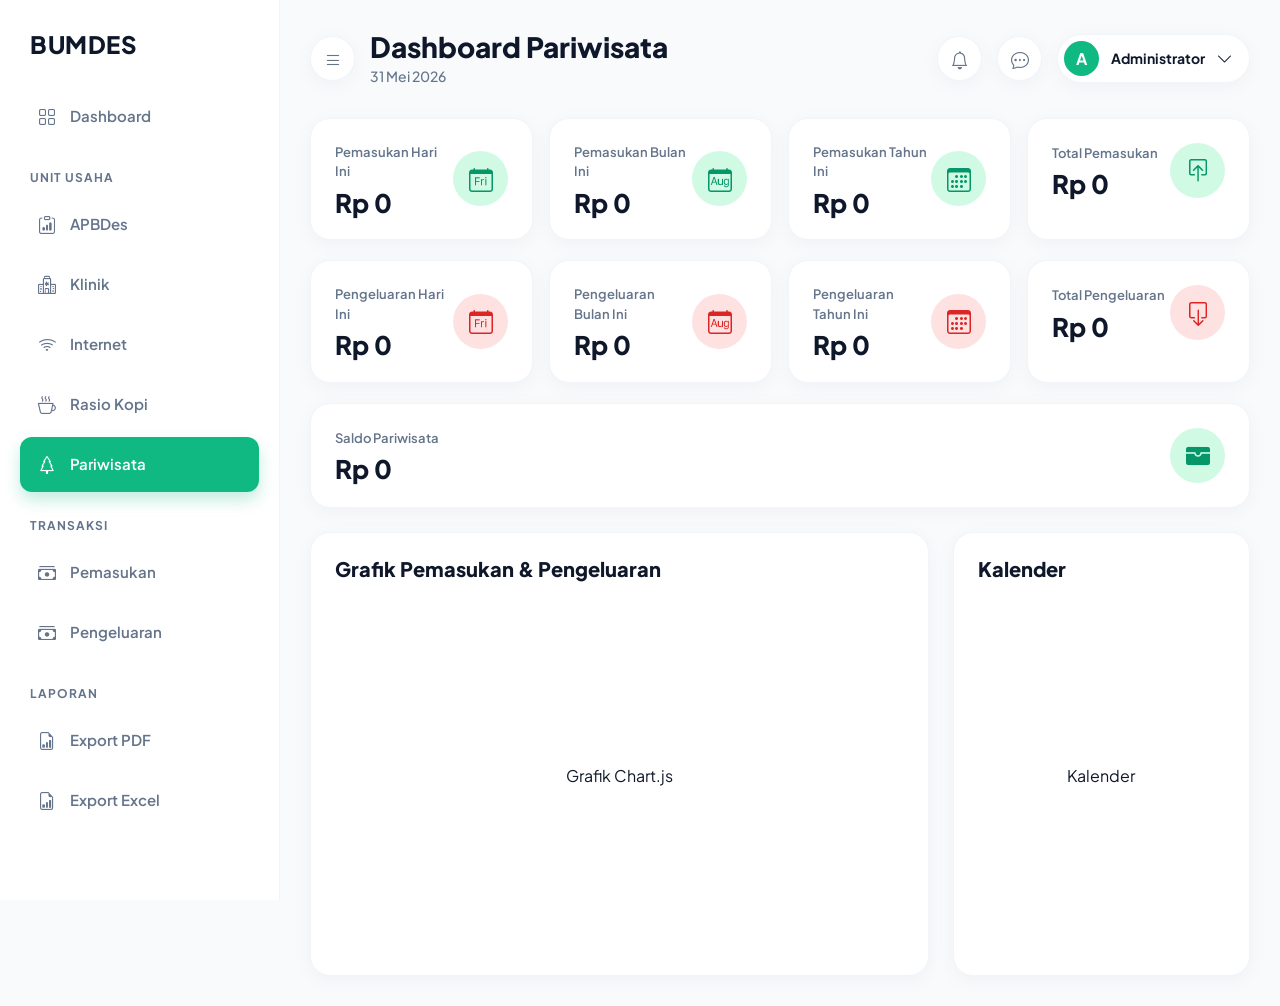
<file: dashboard-pariwisata.html>
<!DOCTYPE html>
<html lang="id">
<head>
<meta charset="UTF-8">
<meta name="viewport" content="width=device-width, initial-scale=1.0">

<title>Dashboard Pariwisata</title>

<link href="https://cdn.jsdelivr.net/npm/bootstrap@5.3.3/dist/css/bootstrap.min.css" rel="stylesheet">

<link rel="stylesheet" href="assets/css/style.css">

<link rel="stylesheet"
href="https://cdn.jsdelivr.net/npm/bootstrap-icons@1.11.3/font/bootstrap-icons.min.css">

</head>

    <body class="theme-admin">

        <div class="wrapper">
        
        <!-- SIDEBAR -->
        <aside class="sidebar">
        
            <div class="logo">
                <h4>BUMDES</h4>
            </div>
        
            <div class="user-box">
                Administrator
            </div>
        
            <div class="sidebar-menu">
        
                <a href="dashboard-admin.html" class="nav-link">
                    <i class="bi bi-grid"></i>
                    <span>Dashboard</span>
                </a>
                <div class="menu-title">
                    <span>Unit Usaha</span>
                </div>
                <a href="dashboard-apbds.html" class="nav-link">
                    <i class="bi bi-clipboard-data"></i>
                    <span>APBDes</span>
                </a>
                <a href="dashboard-klinik.html" class="nav-link">
                    <i class="bi bi-hospital"></i>
                    <span>Klinik</span>
                </a>
        
                <a href="dashboard-internet.html" class="nav-link ">
                    <i class="bi bi-wifi"></i>
                    <span>Internet</span>
                </a>
        
                <a href="dashboard-rasiokopi.html" class="nav-link ">
                    <i class="bi bi-cup-hot"></i>
                    <span>Rasio Kopi</span>
                </a>
        
                <a href="dashboard-pariwisata.html" class="nav-link active">
                    <i class="bi bi-tree"></i>
                    <span>Pariwisata</span>
                </a>
                <div class="menu-title">
                    <span>Transaksi</span>
                </div>
                <a href="pemasukan.html" class="nav-link">
                    <i class="bi bi-cash-stack"></i>
                    <span>Pemasukan</span>
                </a>
                <a href="pengeluaran.html" class="nav-link">
                    <i class="bi bi-cash-stack"></i>
                    <span>Pengeluaran</span>
                </a>
                <div class="menu-title">
                    <span>Laporan</span>
                </div>
                <a href="#" class="nav-link">
                    <i class="bi bi-file-earmark-bar-graph"></i>
                    <span>Export PDF</span>
                </a>
                <a href="#" class="nav-link">
                    <i class="bi bi-file-earmark-bar-graph"></i>
                    <span>Export Excel</span>
                </a>
        
            </div>
        
        </aside>
        
        <!-- MAIN -->
        <main class="main-content">
        
            <!-- TOPBAR -->
            <div class="topbar">

                <div class="topbar-left">
            
                    <button class="menu-toggle">
                        <i class="bi bi-list"></i>
                    </button>
            
                    <div>
                        <h3 class="mb-0">Dashboard Pariwisata</h3>
                        <small id="tanggalHariIni">31 Mei 2026</small>
                    </div>
            
                </div>
            
                <div class="topbar-right">
            
                    <button class="icon-btn">
                        <i class="bi bi-bell"></i>
                    </button>
            
                    <button class="icon-btn">
                        <i class="bi bi-chat-dots"></i>
                    </button>
            
                    <div class="user-profile">
            
                        <div class="avatar">
                            A
                        </div>
            
                        <span>Administrator</span>
            
                        <i class="bi bi-chevron-down"></i>
            
                    </div>
            
                </div>
            
            </div>
            
            <!-- CONTENT -->
            <div class="content-wrapper">
                                        
            <!-- CARD PEMASUKAN (ROW 1) -->
<div class="row g-3">

    <div class="col-md-3">
        <div id="cardPemasukanHariIni" class="modern-card">
            <div class="card-header-custom">
                <div>
                    <span>Pemasukan Hari Ini</span>
                    <h3 id="pemasukanHariIni" class="card-value">
                        Rp 0
                    </h3 >
                </div>
                <div class="card-icon income-icon">
                    <i class="bi bi-calendar-day"></i>
                </div>
            </div>
        </div>
    </div>

    <div class="col-md-3">
        <div  id="cardPemasukanBulanIni"  class="modern-card">
            <div class="card-header-custom">
                <div>
                    <span>Pemasukan Bulan Ini</span>
                    <h3 id="pemasukanBulanIni" class="card-value">
                        Rp 0
                    </h3>
                </div>
                <div class="card-icon income-icon">
                    <i class="bi bi-calendar-month"></i>
                </div>
            </div>
        </div>
    </div>

    <div class="col-md-3">
        <div id="cardPemasukanTahunIni" class="modern-card">
            <div class="card-header-custom">
                <div>
                    <span>Pemasukan Tahun Ini</span>
                    <h3 id="pemasukanTahunIni" class="card-value">
                        Rp 0
                    </h3>
                </div>
                <div class="card-icon income-icon">
                    <i class="bi bi-calendar3"></i>
                </div>
            </div>
        </div>
    </div>

    <div class="col-md-3">
        <div id="cardTotalPemasukan" class="modern-card">
            <div class="card-header-custom">
                <div>
                    <span>Total Pemasukan</span>
                    <h3 id="totalPemasukan" class="card-value">
                        Rp 0
                    </h3>
                </div>
                <div class="card-icon income-icon">
                    <i class="bi bi-box-arrow-in-up"></i>
                </div>
            </div>
        </div>
    </div>

</div>
        
<!-- CARD PENGELUARAN (ROW 2) -->

<div class="row g-3 mt-1">

    <div class="col-md-3">
        <div id="cardPengeluaranHariIni" class="modern-card">
            <div class="card-header-custom">
                <div>
                    <span>Pengeluaran Hari Ini</span>
                    <h3 id="pengeluaranHariIni" class="card-value">
                        Rp 0
                    </h3>
                </div>
                <div class="card-icon expense-icon">
                    <i class="bi bi-calendar-day"></i>
                </div>
            </div>
        </div>
    </div>

    <div class="col-md-3">
        <div id="cardPengeluaranBulanIni" class="modern-card">
            <div class="card-header-custom">
                <div>
                    <span>Pengeluaran Bulan Ini</span>
                    <h3 id="pengeluaranBulanIni" class="card-value">
                        Rp 0
                    </h3>
                </div>
                <div class="card-icon expense-icon">
                    <i class="bi bi-calendar-month"></i>
                </div>
            </div>
        </div>
    </div>

    <div class="col-md-3">
        <div id="cardPengeluaranTahunIni" class="modern-card">
            <div class="card-header-custom">
                <div>
                    <span>Pengeluaran Tahun Ini</span>
                    <h3 id="pengeluaranTahunIni" class="card-value">
                        Rp 0
                    </h3>
                </div>
                <div class="card-icon expense-icon">
                    <i class="bi bi-calendar3"></i>
                </div>
            </div>
        </div>
    </div>

    <div class="col-md-3">
        <div id="cardTotalPengeluaran" class="modern-card">
            <div class="card-header-custom">
                <div>
                    <span>Total Pengeluaran</span>
                    <h3 id="totalPengeluaran" class="card-value">
                        Rp 0
                    </h3>
                </div>
                <div class="card-icon expense-icon">
                    <i class="bi bi-box-arrow-down"></i>
                </div>
            </div>
        </div>
    </div>
</div>
<div class="row g-3 mt-1">
    <div class="col-md-12">

        <div class="modern-card">

            <div class="card-header-custom">

                <div>

                    <span>Saldo Pariwisata</span>

                    <h3
                        id="saldoPariwisata"
                        class="card-value">
                        Rp 0
                    </h3>

                </div>

                <div class="card-icon income-icon">

                    <i class="bi bi-wallet-fill"></i>

                </div>

            </div>

        </div>

    </div>

</div>
                <!-- GRAFIK -->
                <div class="row mt-4">
        
                    <div class="col-lg-8">
        
                        <div class="dashboard-box">
        
                            <h5>Grafik Pemasukan & Pengeluaran</h5>
        
                            <div class="placeholder-box">
        
                                Grafik Chart.js
        
                            </div>
        
                        </div>
        
                    </div>
        
                    <div class="col-lg-4">
        
                        <div class="dashboard-box">

                            <h5>Kalender</h5>
                        
                            <div class="placeholder-box">
                        
                                Kalender
                        
                        </div> <!-- placeholder-box -->
                        
                        </div> <!-- dashboard-box -->
                        
                        </div> <!-- col-lg-4 -->
                        
                        </div> <!-- row -->
                        
                        </div> <!-- content-wrapper -->
                        
                        </main> <!-- main-content -->
                        <script src="assets/js/sidebar.js"></script>
                        
                        </div> <!-- wrapper -->
                        <script src="https://cdn.jsdelivr.net/npm/bootstrap@5.3.3/dist/js/bootstrap.bundle.min.js"></script>
                        <script src="assets/js/dashboard-pariwisata.js"></script>
                        <div class="modal fade"
     id="detailModal"
     tabindex="-1">

    <div class="modal-dialog modal-xl">

        <div class="modal-content">

            <div class="modal-header">

                <h5
                    id="detailModalTitle"
                    class="modal-title">
                    Detail Transaksi
                </h5>

                <button
                    type="button"
                    class="btn-close"
                    data-bs-dismiss="modal">
                </button>

            </div>

            <div
                id="detailModalBody"
                class="modal-body">

            </div>

        </div>

    </div>

</div>
</html>
</file>
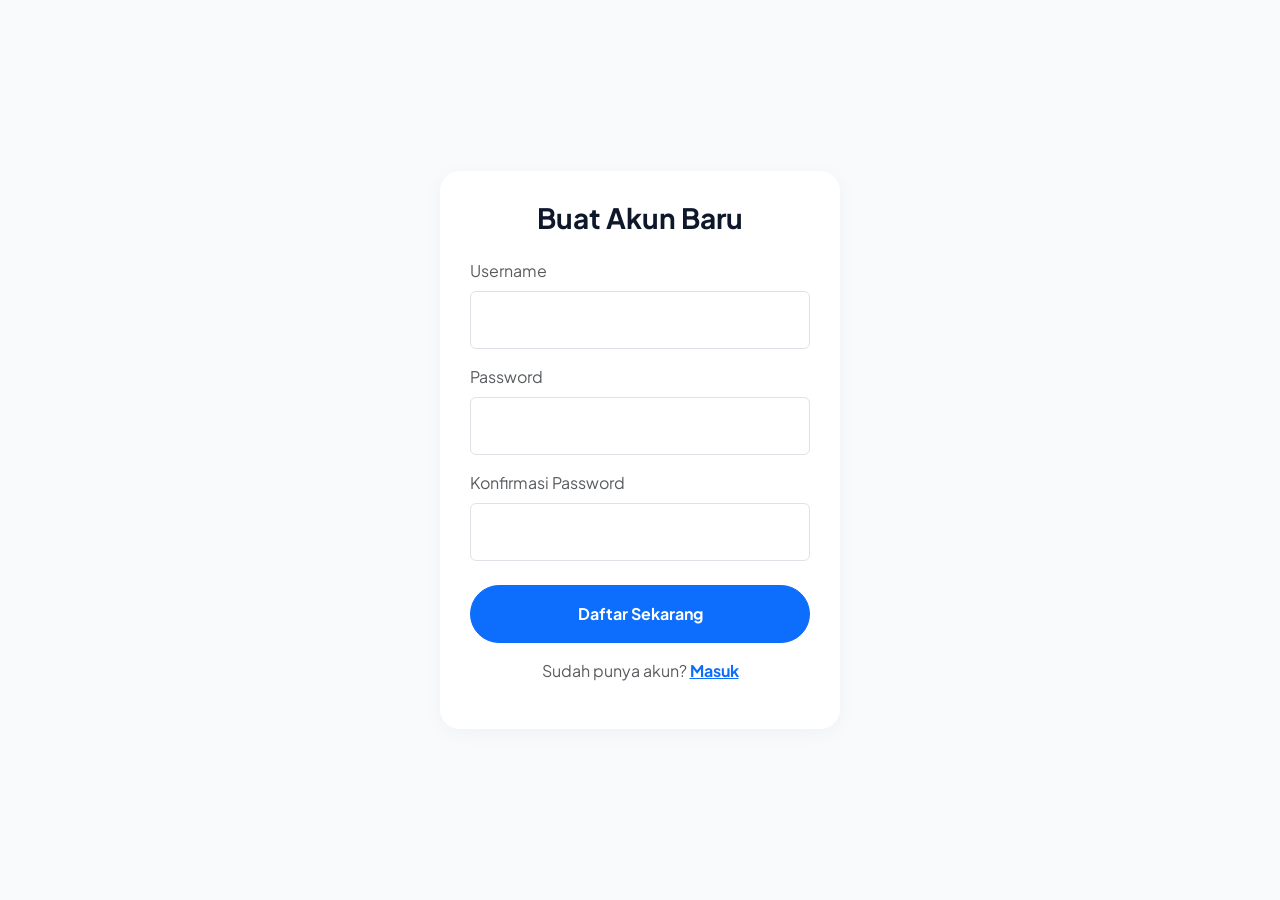
<file: register.html>
<!DOCTYPE html>
<html lang="id">
<head>
    <meta charset="UTF-8">
    <meta name="viewport" content="width=device-width, initial-scale=1.0">
    <title>Daftar Akun - BUMDes</title>
    <link href="https://cdn.jsdelivr.net/npm/bootstrap@5.3.3/dist/css/bootstrap.min.css" rel="stylesheet">
    <link rel="stylesheet" href="assets/css/style.css">
    <style>
        body { background: var(--bg-body); display: flex; align-items: center; justify-content: center; min-height: 100vh; padding: 20px; }
        .auth-card { width: 100%; max-width: 400px; padding: 30px; background: white; border-radius: 20px; box-shadow: var(--shadow-soft); }
    </style>
</head>
<body>
    <div class="auth-card">
        <h3 class="fw-bold mb-4 text-center">Buat Akun Baru</h3>
        <form id="registerForm">
            <div class="mb-3">
                <label class="form-label text-muted">Username</label>
                <input type="text" id="regUsername" class="form-control p-3" required>
            </div>
            <div class="mb-3">
                <label class="form-label text-muted">Password</label>
                <input type="password" id="regPassword" class="form-control p-3" required>
            </div>
            <div class="mb-4">
                <label class="form-label text-muted">Konfirmasi Password</label>
                <input type="password" id="confirmPassword" class="form-control p-3" required>
            </div>
            <button type="submit" class="btn btn-primary w-100 p-3 fw-bold rounded-pill">Daftar Sekarang</button>
        </form>
        <p class="mt-3 text-center text-muted">Sudah punya akun? <a href="login.html" class="text-primary fw-bold">Masuk</a></p>
    </div>

    <script src="assets/js/auth.js"></script>
</body>
</html>
</file>
<file: assets/css/style.css>
/* ===================================
   1. BASE & THEME VARIABLES (MODERN GREEN VIBE)
=================================== */
@import url('https://fonts.googleapis.com/css2?family=Plus+Jakarta+Sans:wght@400;500;600;700;800&display=swap');

:root {
    /* Modern Green Color Palette */
    --primary: #10b981; /* Emerald Green */
    --primary-hover: #059669; /* Darker Emerald */
    --bg-body: #f8fafc; /* Very soft slate-gray background */
    --bg-surface: #ffffff;
    
    --text-main: #0f172a; /* Slate dark text (very professional) */
    --text-muted: #64748b; /* Slate gray for labels */
    
    --success-bg: #d1fae5;
    --success-text: #059669;
    
    --danger-bg: #fee2e2;
    --danger-text: #dc2626;

    --radius-lg: 20px;
    --radius-md: 12px;
    
    /* Shadows adjusted to fit the slate/green theme */
    --shadow-soft: 0px 4px 20px rgba(15, 23, 42, 0.04);
    --shadow-hover: 0px 10px 25px rgba(15, 23, 42, 0.08);
}

* {
    margin: 0;
    padding: 0;
    box-sizing: border-box;
    font-family: 'Plus Jakarta Sans', sans-serif;
}

body {
    background: var(--bg-body);
    color: var(--text-main);
}

/* ===================================
   2. LAYOUT
=================================== */
.wrapper {
    display: flex;
    min-height: 100vh;
    overflow-x: hidden;
}

.main-content {
    margin-left: 280px;
    width: calc(100% - 280px);
    transition: 0.3s ease-in-out;
}

.content-wrapper {
    padding: 0 30px 30px 30px;
}

/* ===================================
   3. LIGHT SIDEBAR (CLEAN STYLE)
=================================== */
.sidebar {
    width: 280px;
    background: var(--bg-surface);
    position: fixed;
    top: 0;
    left: 0;
    bottom: 0;
    overflow-y: auto;
    transition: 0.3s ease-in-out;
    z-index: 1000;
    border-right: 1px solid #f1f5f9;
}

.sidebar .logo {
    padding: 30px;
    display: flex;
    align-items: center;
    gap: 10px;
}

.sidebar .logo h4 {
    color: var(--text-main);
    font-weight: 800;
    font-size: 24px;
    margin: 0;
    letter-spacing: 0.5px;
}

.sidebar .user-box {
    display: none; 
}

.sidebar-menu {
    padding: 0 20px;
}

.menu-title {
    color: var(--text-muted);
    font-size: 12px;
    font-weight: 700;
    text-transform: uppercase;
    letter-spacing: 1px;
    margin: 25px 10px 10px;
}

.sidebar .nav-link {
    color: var(--text-muted);
    padding: 14px 18px;
    display: flex;
    align-items: center;
    gap: 14px;
    transition: 0.3s ease;
    border-radius: var(--radius-md);
    margin-bottom: 5px;
    text-decoration: none;
    font-weight: 600;
    font-size: 15px;
}

.sidebar .nav-link i {
    font-size: 18px;
}

.sidebar .nav-link:hover {
    background: #f1f5f9;
    color: var(--primary);
}

.sidebar .nav-link.active {
    background: var(--primary);
    color: #ffffff;
    box-shadow: 0 8px 16px rgba(16, 185, 129, 0.25); /* Glowing green shadow */
}

/* ===================================
   4. TOPBAR (SEAMLESS)
=================================== */
.topbar {
    background: transparent;
    padding: 30px;
    display: flex;
    justify-content: space-between;
    align-items: center;
    border: none;
}

.topbar-left {
    display: flex;
    align-items: center;
    gap: 15px;
}

.topbar-left h3 {
    color: var(--text-main);
    font-weight: 800;
    font-size: 28px;
    margin: 0;
}

.topbar-left small {
    color: var(--text-muted);
    font-weight: 500;
    font-size: 14px;
}

.menu-toggle,
.icon-btn {
    width: 45px;
    height: 45px;
    border: none;
    border-radius: 50%;
    background: var(--bg-surface);
    color: var(--text-muted);
    display: flex;
    justify-content: center;
    align-items: center;
    cursor: pointer;
    box-shadow: var(--shadow-soft);
    transition: 0.3s;
    font-size: 18px;
    border: 1px solid #f1f5f9;
}

.menu-toggle:hover,
.icon-btn:hover {
    color: var(--primary);
    transform: translateY(-2px);
    border-color: var(--primary);
}

.topbar-right {
    display: flex;
    align-items: center;
    gap: 15px;
}

.user-profile {
    background: var(--bg-surface);
    padding: 6px 16px 6px 6px;
    border-radius: 50px;
    display: flex;
    align-items: center;
    gap: 12px;
    box-shadow: var(--shadow-soft);
    cursor: pointer;
    border: 1px solid #f1f5f9;
}

.user-profile span {
    font-weight: 700;
    color: var(--text-main);
    font-size: 14px;
}

.avatar {
    width: 35px;
    height: 35px;
    border-radius: 50%;
    background: var(--primary);
    color: white;
    display: flex;
    justify-content: center;
    align-items: center;
    font-weight: 700;
}

/* ===================================
   5. CARDS & DASHBOARD BOX
=================================== */
.modern-card,
.dashboard-box {
    background: var(--bg-surface);
    border: 1px solid #f1f5f9; /* Subtle border to pop from bg */
    border-radius: var(--radius-lg);
    padding: 24px;
    box-shadow: var(--shadow-soft);
    transition: 0.3s ease;
    height: 100%;
}

.modern-card:hover {
    transform: translateY(-4px);
    box-shadow: var(--shadow-hover);
}

.card-header-custom {
    display: flex;
    justify-content: space-between;
    align-items: center;
}

.card-header-custom span {
    color: var(--text-muted);
    font-size: 13px;
    font-weight: 600;
    display: block;
    margin-bottom: 8px;
}

.card-value {
    font-size: clamp(1.4rem, 2vw, 1.8rem);
    font-weight: 800;
    color: var(--text-main);
    line-height: 1;
    margin: 0;
}

.card-icon {
    width: 55px;
    height: 55px;
    border-radius: 50%;
    display: flex;
    justify-content: center;
    align-items: center;
    font-size: 24px;
    flex-shrink: 0;
}

.income-icon {
    background: var(--success-bg);
    color: var(--success-text);
}

.expense-icon {
    background: var(--danger-bg);
    color: var(--danger-text);
}

.dashboard-box h4,
.dashboard-box h5 {
    color: var(--text-main);
    font-weight: 800;
    margin-bottom: 20px;
}

.chart-container,
.placeholder-box {
    min-height: 350px;
    display: flex;
    justify-content: center;
    align-items: center;
}

/* ===================================
   6. FULLCALENDAR TWEAKS (MODERN CLEAN)
=================================== */
.fc {
    font-family: 'Plus Jakarta Sans', sans-serif;
}

/* Hilangkan semua garis tabel/grid bawaan yang kaku */
.fc-theme-standard td, .fc-theme-standard th, .fc-theme-standard .fc-scrollgrid {
    border: none !important;
}

/* Rapihkan header hari (Sen, Sel, Rab...) */
.fc-col-header-cell {
    padding-bottom: 10px;
}
.fc-col-header-cell-cushion {
    color: var(--text-muted);
    font-weight: 700;
    font-size: 13px;
    text-transform: uppercase;
    text-decoration: none !important;
}

/* Tengahin angka tanggal */
.fc-daygrid-day-top {
    justify-content: center !important;
    padding-top: 6px !important;
}
.fc-daygrid-day-number {
    font-weight: 700 !important;
    font-size: 14px;
    color: var(--text-main) !important;
    text-decoration: none !important;
}

/* Bentuk kotak (Frame) per tanggal */
.fc-daygrid-day-frame {
    margin: 3px !important; /* Jarak antar tanggal */
    min-height: 45px !important; /* Biar ngga terlalu panjang ke bawah */
    display: flex;
    align-items: center;
    justify-content: center;
    border: 2px solid transparent !important; /* Siapin border transparan */
    border-radius: 12px;
    position: relative;
    cursor: pointer;
    transition: 0.2s ease;
}

/* ==== STYLE JIKA ADA TRANSAKSI (BORDER KUNING/ORANGE) ==== */
.has-transaction .fc-daygrid-day-frame {
    border-color: #f59e0b !important; /* Border kuning/orange ala referensi */
}
/* Titik kecil notifikasi di pojok kanan atas */
.has-transaction .fc-daygrid-day-frame::after {
    content: "";
    position: absolute;
    top: 4px;
    right: 6px;
    width: 6px;
    height: 6px;
    background: #f59e0b;
    border-radius: 50%;
}

/* ==== STYLE SAAT TANGGAL DIKLIK ==== */
.fc-day-selected .fc-daygrid-day-frame {
    background: var(--primary) !important;
    border-color: var(--primary) !important;
    box-shadow: 0 4px 10px rgba(16, 185, 129, 0.3);
}
.fc-day-selected .fc-daygrid-day-number {
    color: white !important;
}
.fc-day-selected.has-transaction .fc-daygrid-day-frame::after {
    background: white; /* Ubah warna titik jadi putih kalau lagi diklik */
}

/* Tombol Navigasi Kalender */
.fc .fc-button-primary {
    background: #f1f5f9 !important;
    color: var(--text-main) !important;
    border: none !important;
    border-radius: 8px !important;
    font-weight: 700;
    text-transform: capitalize;
    box-shadow: none !important;
}
.fc .fc-button-primary:hover,
.fc .fc-button-primary:not(:disabled).fc-button-active {
    background: var(--primary) !important;
    color: white !important;
}
.fc-toolbar-title {
    font-size: 1.25rem !important;
    font-weight: 800 !important;
    color: var(--text-main);
}

/* ===================================
   7. FIX MOBILE RESPONSIVE
=================================== */
@media (max-width: 992px) {
    .sidebar { width: 90px; }
    .main-content { margin-left: 90px; width: calc(100% - 90px); }
    .menu-title, .sidebar .nav-link span { display: none; }
    .sidebar .logo { padding: 30px 0; justify-content: center; }
    .sidebar .logo h4 { display: none; }
    .sidebar .logo::before { 
        content: "B"; 
        font-size: 28px; 
        font-weight: 800; 
        color: white; 
        background: var(--primary);
        width: 50px; height: 50px;
        display: flex; justify-content: center; align-items: center;
        border-radius: 12px;
        box-shadow: 0 4px 10px rgba(16, 185, 129, 0.3);
    }
    .sidebar .nav-link { justify-content: center; padding: 14px 0; margin: 5px 15px; }
    .sidebar .nav-link i { margin: 0; font-size: 22px; }
}

@media (max-width: 768px) {
    .wrapper { overflow-x: hidden; }
    
    .sidebar {
        width: 280px;
        transform: translateX(-100%);
        box-shadow: 10px 0 30px rgba(15, 23, 42, 0.05);
    }
    
    .main-content { margin-left: 0; width: 100%; }
    
    .sidebar.collapsed { transform: translateX(0); }
    .sidebar.collapsed + .main-content { margin-left: 0; width: 100%; }

    .content-wrapper { padding: 0 16px 20px 16px; }
    
    .topbar {
        padding: 20px 16px;
        flex-wrap: nowrap; 
        gap: 10px;
    }
    
    .topbar-left { gap: 10px; }
    .topbar-left h3 {
        font-size: 1.1rem; 
        white-space: nowrap;
    }
    .topbar-left small { font-size: 0.75rem; }

    .topbar-right { gap: 8px; }
    
    .user-profile span, .user-profile .bi-chevron-down { display: none; }
    
    .user-profile {
        padding: 0;
        background: transparent;
        box-shadow: none;
        border: none;
    }
    
    .menu-toggle, .icon-btn {
        width: 40px;
        height: 40px;
    }

    .modern-card { padding: 20px; }
    .card-header-custom { align-items: center; }
    .card-value {
        font-size: 1.3rem;
        margin-top: 4px;
    }
    .card-icon {
        width: 45px;
        height: 45px;
        font-size: 20px;
    }

    .dashboard-box { padding: 16px; }
    .chart-container, .placeholder-box { min-height: 250px; }
}

/* ===================================
   SIDEBAR COLLAPSE FIX (DESKTOP)
=================================== */
@media (min-width: 993px) {
    .sidebar.collapsed { 
        width: 90px; 
    }
    
    .sidebar.collapsed + .main-content { 
        margin-left: 90px; 
        width: calc(100% - 90px); 
    }
    
    .sidebar.collapsed .logo h4,
    .sidebar.collapsed .menu-title,
    .sidebar.collapsed .nav-link span,
    .sidebar.collapsed .user-box { 
        display: none; 
    }
    
    .sidebar.collapsed .logo { 
        padding: 30px 0 20px; 
        justify-content: center; 
    }
    
    .sidebar.collapsed .logo::before { 
        content: "B"; 
        font-size: 24px; 
        font-weight: 800; 
        color: white; 
        background: var(--primary);
        width: 48px; 
        height: 48px;
        display: flex; 
        justify-content: center; 
        align-items: center;
        border-radius: 12px;
        box-shadow: 0 4px 10px rgba(16, 185, 129, 0.3);
    }
    
    /* Sentralisasi menu biar pas di tengah sidebar */
    .sidebar.collapsed .sidebar-menu {
        padding: 0;
        display: flex;
        flex-direction: column;
        align-items: center;
    }

    /* Bikin menu item bentuknya presisi (kotak rounded) & kasih jarak */
    .sidebar.collapsed .nav-link { 
        justify-content: center; 
        padding: 0; 
        margin: 8px 0; 
        width: 48px;
        height: 48px;
        border-radius: 12px;
    }
    
    .sidebar.collapsed .nav-link i { 
        margin: 0; 
        font-size: 22px; 
    }
}
</file>
